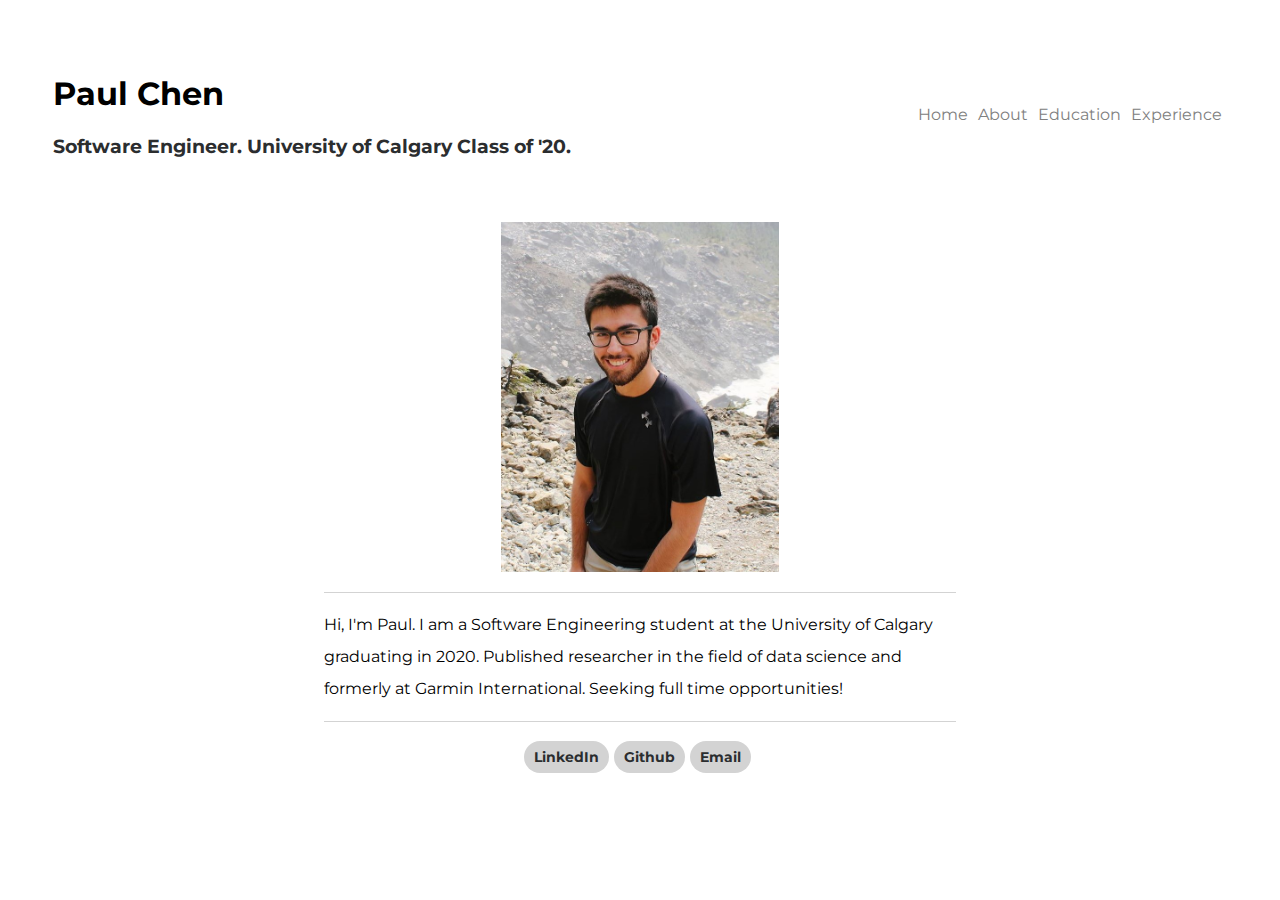
<file: index.html>
<!DOCTYPE html>
<html lang="en">
<head>
    <title>Paul Chen</title>
    <link rel="stylesheet" type="text/css" href="mystyle.css">
    <link href="https://fonts.googleapis.com/css?family=Montserrat&display=swap" rel="stylesheet">
</head>

<body>
    <div class="banner">
        <div>
            <h1>Paul Chen</h1>
            <h3>Software Engineer. University of Calgary Class of '20.</h3>
        </div>

        <div class="navbar">
            <div>
                <a href="index.html">Home</a>
            </div>
            <div>
                <a href="about.html">About</a>
            </div>
            <div>
                <a href="education.html">Education</a>
            </div>
            <div>
                <a href="experience.html">Experience</a>
            </div>
        </div>
    </div>

    <div class="content">
        <img class="tall" src="paul.jpg" alt="Paul Chen">
        <div class="content_text">
            <p>Hi, I'm Paul. I am a Software Engineering student at the University of Calgary graduating in 2020. Published researcher in the field of data science and formerly at Garmin International. Seeking full time opportunities!</p>
        </div>
    </div>

    <div class="links">
        <table>
            <tr>
                <th><a href="https://www.linkedin.com/in/paulchenpmc/" target="_blank">LinkedIn</a></th>
                <th><a href="https://github.com/paulchenpmc" target="_blank">Github</a></th>
                <th><a href="mailto:paulchenpmc@gmail.com" target="_blank">Email</a></th>
            </tr>
        </table>
    </div>
</body>
</html>
</file>
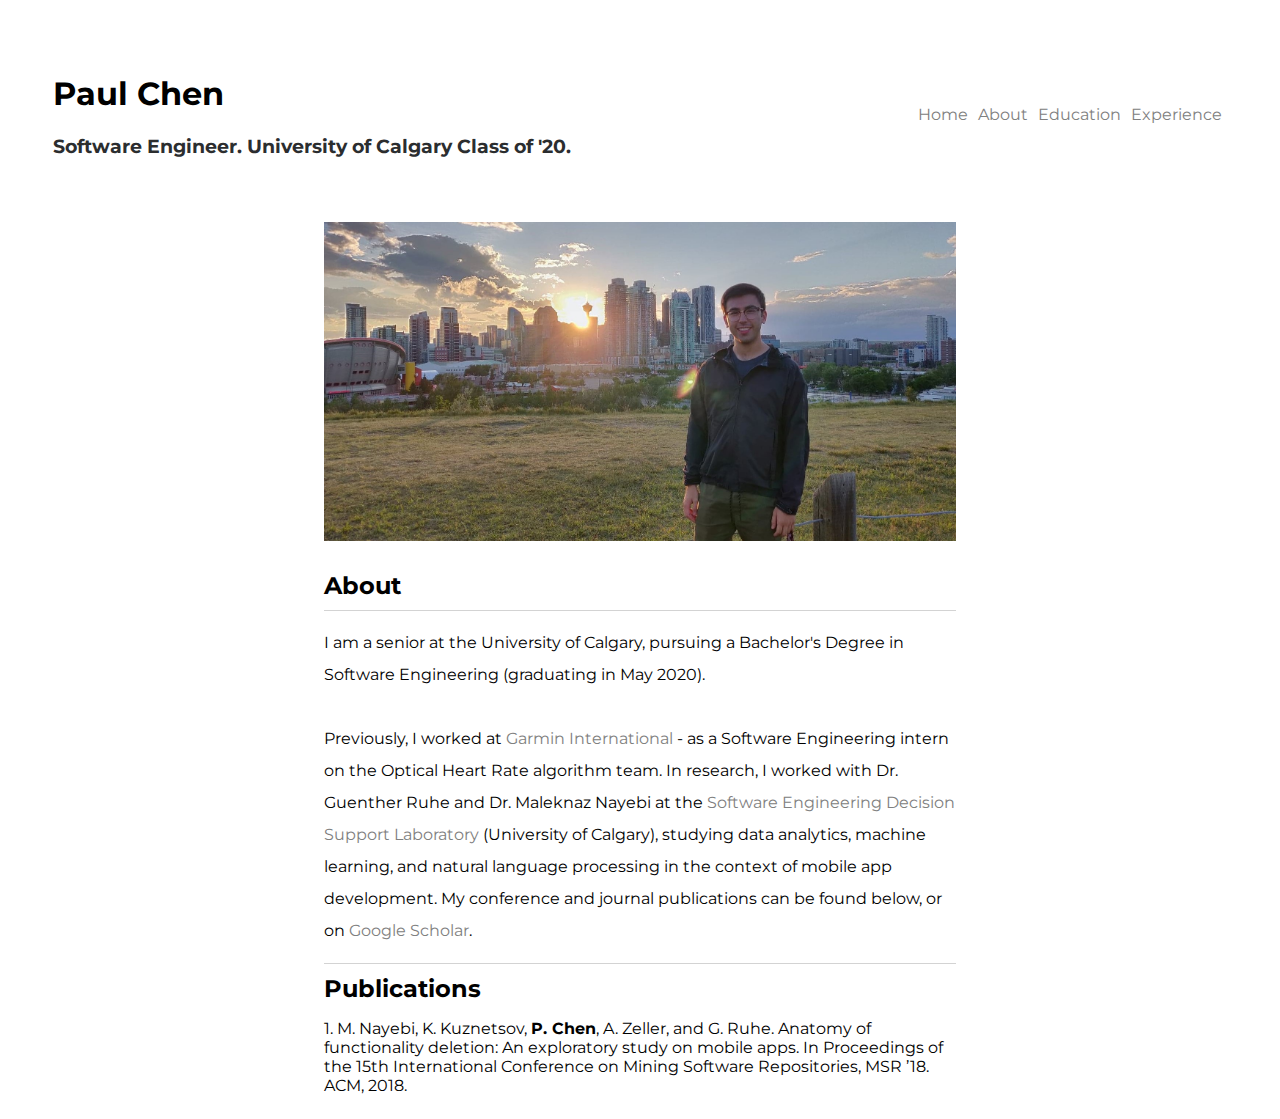
<file: about.html>
<!DOCTYPE html>
<html lang="en">
<head>
    <title>About - Paul Chen</title>
    <link rel="stylesheet" type="text/css" href="mystyle.css">
    <link href="https://fonts.googleapis.com/css?family=Montserrat&display=swap" rel="stylesheet">
</head>

<body>
    <div class="banner">
        <div>
            <h1>Paul Chen</h1>
            <h3>Software Engineer. University of Calgary Class of '20.</h3>
        </div>

        <div class="navbar">
            <div>
                <a href="index.html">Home</a>
            </div>
            <div>
                <a href="about.html">About</a>
            </div>
            <div>
                <a href="education.html">Education</a>
            </div>
            <div>
                <a href="experience.html">Experience</a>
            </div>
        </div>
    </div>

    <div class="content">
        <img class="wide" src="paul2.jpg" alt="Paul Chen">
        <h4>About</h4>
        <div class="content_text">
            <p>
                I am a senior at the University of Calgary, pursuing a Bachelor's Degree in Software Engineering (graduating in May 2020).
                <br>
                <br>
                Previously, I worked at <a href="https://www.garmin.com/" target="_blank">Garmin International</a> - as a Software Engineering intern on the Optical Heart Rate algorithm team. In research, I worked with Dr. Guenther Ruhe and Dr. Maleknaz Nayebi at the <a href="http://ruhe.cpsc.ucalgary.ca/" target="_blank">Software Engineering Decision Support Laboratory</a> (University of Calgary), studying data analytics, machine learning, and natural language processing in the context of mobile app development. My conference and journal publications can be found below, or on <a href="https://scholar.google.com/citations?user=AwVmn8gAAAAJ&hl=en" target="_blank">Google Scholar</a>.
            </p>
        </div>
        <div class="post_content_text">
            <h4>Publications</h4>
            <p>
                1. M. Nayebi, K. Kuznetsov, <b>P. Chen</b>, A. Zeller, and G. Ruhe. Anatomy of functionality deletion: An exploratory study on mobile apps. In Proceedings of the 15th International Conference on Mining Software Repositories, MSR ’18. ACM, 2018.
            </p>
        </div>
    </div>
</body>
</html>
</file>
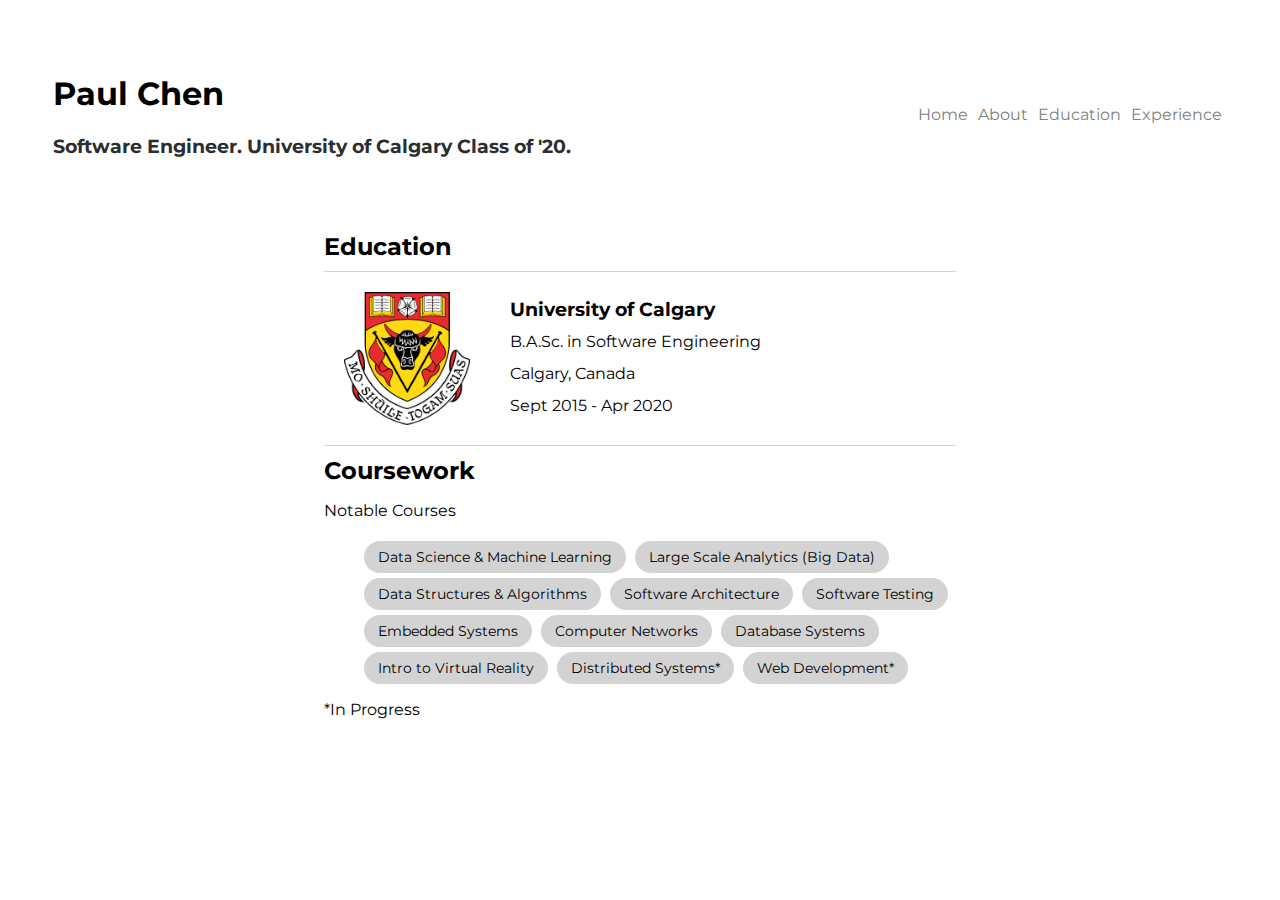
<file: education.html>
<!DOCTYPE html>
<html lang="en">
<head>
    <title>Education - Paul Chen</title>
    <link rel="stylesheet" type="text/css" href="mystyle.css">
    <link href="https://fonts.googleapis.com/css?family=Montserrat&display=swap" rel="stylesheet">
</head>

<body>
    <div class="banner">
        <div>
            <h1>Paul Chen</h1>
            <h3>Software Engineer. University of Calgary Class of '20.</h3>
        </div>

        <div class="navbar">
            <div>
                <a href="index.html">Home</a>
            </div>
            <div>
                <a href="about.html">About</a>
            </div>
            <div>
                <a href="education.html">Education</a>
            </div>
            <div>
                <a href="experience.html">Experience</a>
            </div>
        </div>
    </div>

    <div class="content">
        <h4>Education</h4>
        <div class="content_text">
            <div class="image-text-container">
                <img src="UofC.png" alt="University of Calgary Logo">
                <pa>
                    <h3>University of Calgary</h3>
                    B.A.Sc. in Software Engineering<br>
                    Calgary, Canada<br>
                    Sept 2015 - Apr 2020
                </pa>
            </div>
        </div>
        <div class="post_content_text">
            <h4>Coursework</h4>
            <p>
                Notable Courses
            </p>
            <p class="coursework">
                <ul>
                    <li>Data Science & Machine Learning</li>
                    <li>Large Scale Analytics (Big Data)</li>
                    <li>Data Structures & Algorithms</li>
                    <li>Software Architecture</li>
                    <li>Software Testing</li>
                    <li>Embedded Systems</li>
                    <li>Computer Networks</li>
                    <li>Database Systems</li>
                    <li>Intro to Virtual Reality</li>
                    <li>Distributed Systems*</li>
                    <li>Web Development*</li>
                </ul>
                *In Progress
            </p>
        </div>
    </div>
</body>
</html>
</file>
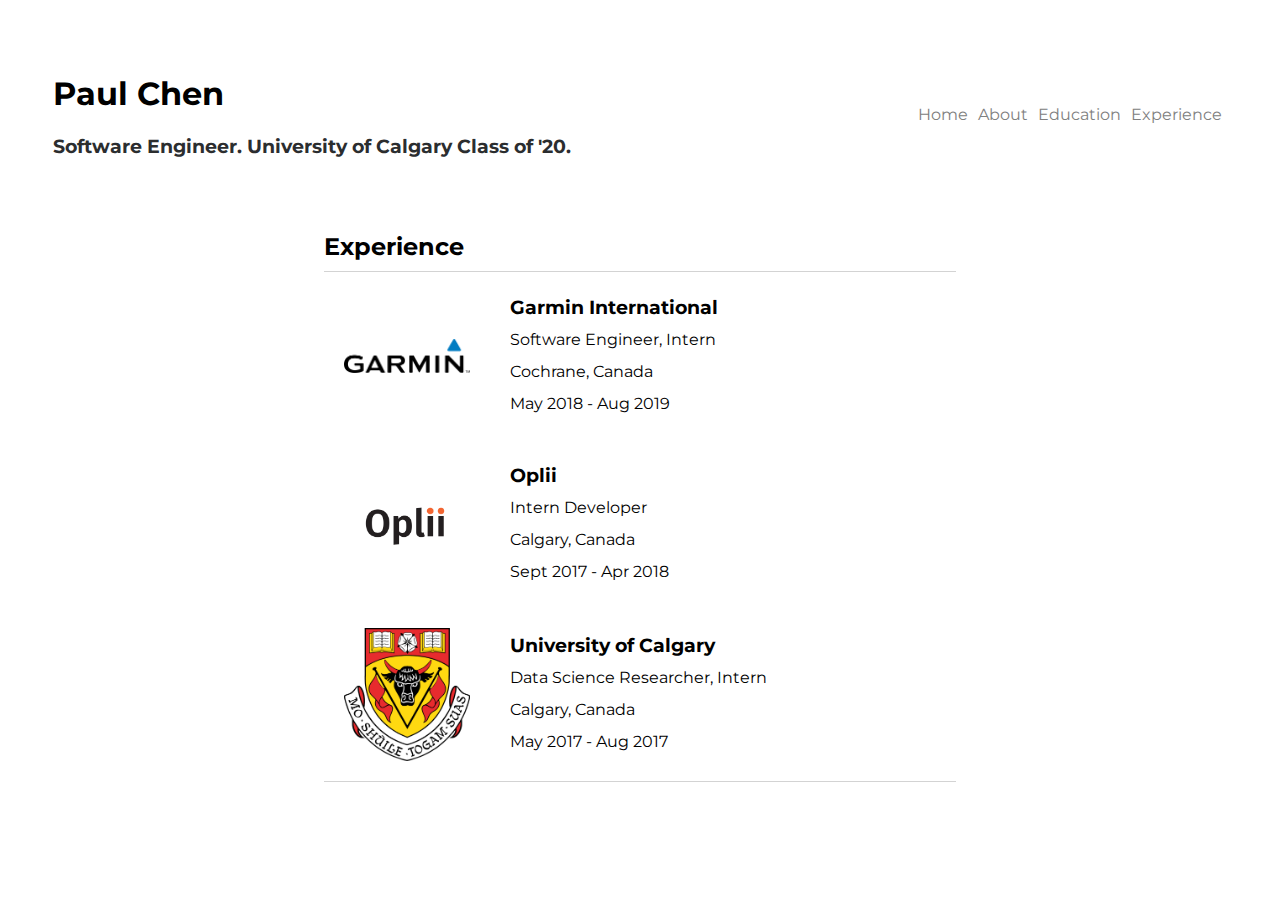
<file: experience.html>
<!DOCTYPE html>
<html lang="en">
<head>
    <title>Experience - Paul Chen</title>
    <link rel="stylesheet" type="text/css" href="mystyle.css">
    <link href="https://fonts.googleapis.com/css?family=Montserrat&display=swap" rel="stylesheet">
</head>

<body>
    <div class="banner">
        <div>
            <h1>Paul Chen</h1>
            <h3>Software Engineer. University of Calgary Class of '20.</h3>
        </div>

        <div class="navbar">
            <div>
                <a href="index.html">Home</a>
            </div>
            <div>
                <a href="about.html">About</a>
            </div>
            <div>
                <a href="education.html">Education</a>
            </div>
            <div>
                <a href="experience.html">Experience</a>
            </div>
        </div>
    </div>

    <div class="content">
        <h4>Experience</h4>
        <div class="content_text">
            <div class="rows">
                <div class="image-text-container">
                    <img src="garmin.png" alt="Garmin Logo">
                    <pa>
                        <h3>Garmin International</h3>
                        Software Engineer, Intern<br>
                        Cochrane, Canada<br>
                        May 2018 - Aug 2019
                    </pa>
                </div>
                <div class="image-text-container">
                    <img src="oplii.png" alt="Oplii Logo">
                    <pa>
                        <h3>Oplii</h3>
                        Intern Developer<br>
                        Calgary, Canada<br>
                        Sept 2017 - Apr 2018
                    </pa>
                </div>
                <div class="image-text-container">
                    <img src="UofC.png" alt="University of Calgary Logo">
                    <pa>
                        <h3>University of Calgary</h3>
                        Data Science Researcher, Intern<br>
                        Calgary, Canada<br>
                        May 2017 - Aug 2017
                    </pa>
                </div>
            </div>
        </div>
    </div>
</body>
</html>
</file>
<file: mystyle.css>
* {
  font-family: 'Montserrat', sans-serif;
}

.banner {
  display: flex;
    justify-content: space-between;
    flex-direction: col;
}

.banner > div {
  padding: 45px;
}

.navbar {
    display: flex;
    flex-direction: col;
  }

.navbar > div {
  display: flex;
  justify-content: center;
  align-items: center;

  margin: 5px;
}

.banner h3 {
  color: #2b2d2f;
}

a:link {
  color: grey;
  text-decoration: none;
}

a:visited {
  color: grey;
  text-decoration: none;
}

a:hover {
  color: black;
  text-decoration: none;
}

a:active {
  color: black;
  text-decoration: none;
}

.content {
  display: flex;
  flex-direction: column;
  justify-content: center;
  margin-left: 25%;
  margin-right: 25%;
}

.content img.tall {
  object-fit: contain;
  margin-bottom: 20px;
  height: 350px;
}

.content img.wide {
  object-fit: contain;
  margin-bottom: 20px;
  max-width: 100%;
}

.content h4 {
  font-size: 1.5em;
  margin: 10px 0;
}

.content > .content_text {
  display: flex;
  border-top-style: solid;
  border-bottom-style: solid;
  border-width: 1px;
  border-color: lightgray;
  line-height: 2em;
}

.content_text > .rows {
  display: flex;
  flex-direction: column;
}

.image-text-container {
  display: flex;
  flex-direction: row;
  align-items: center;
}

.image-text-container > img {
  max-width: 20%;
  height: auto;
  margin: 20px;
}

.image-text-container h3 {
  margin: 0;
}

.image-text-container > pa {
  padding: 20px;
  align-items: center;
}

li {
  list-style-type: none;
  margin-top: 5px;
  margin-right: 5px;
  background-color: lightgray;
  display: inline-block;
  font-size: 0.85em;
  text-align: left;
  padding: 8px 14px;
  border-radius: 20px;
}

.links {
  display: flex;
  justify-content: center;
  margin: 12px;
}

th {
  margin-top: 5px;
  margin-right: 5px;
  background-color: lightgray;
  display: inline-block;
  font-size: 0.85em;
  text-align: left;
  padding: 8px 10px;
  border-radius: 20px;
}

th > a:link {
  color: #2b2d2f;
}

th > a:visited {
  color: #2b2d2f;
}

th:hover {
  transform: scale(1.1);
}
</file>
